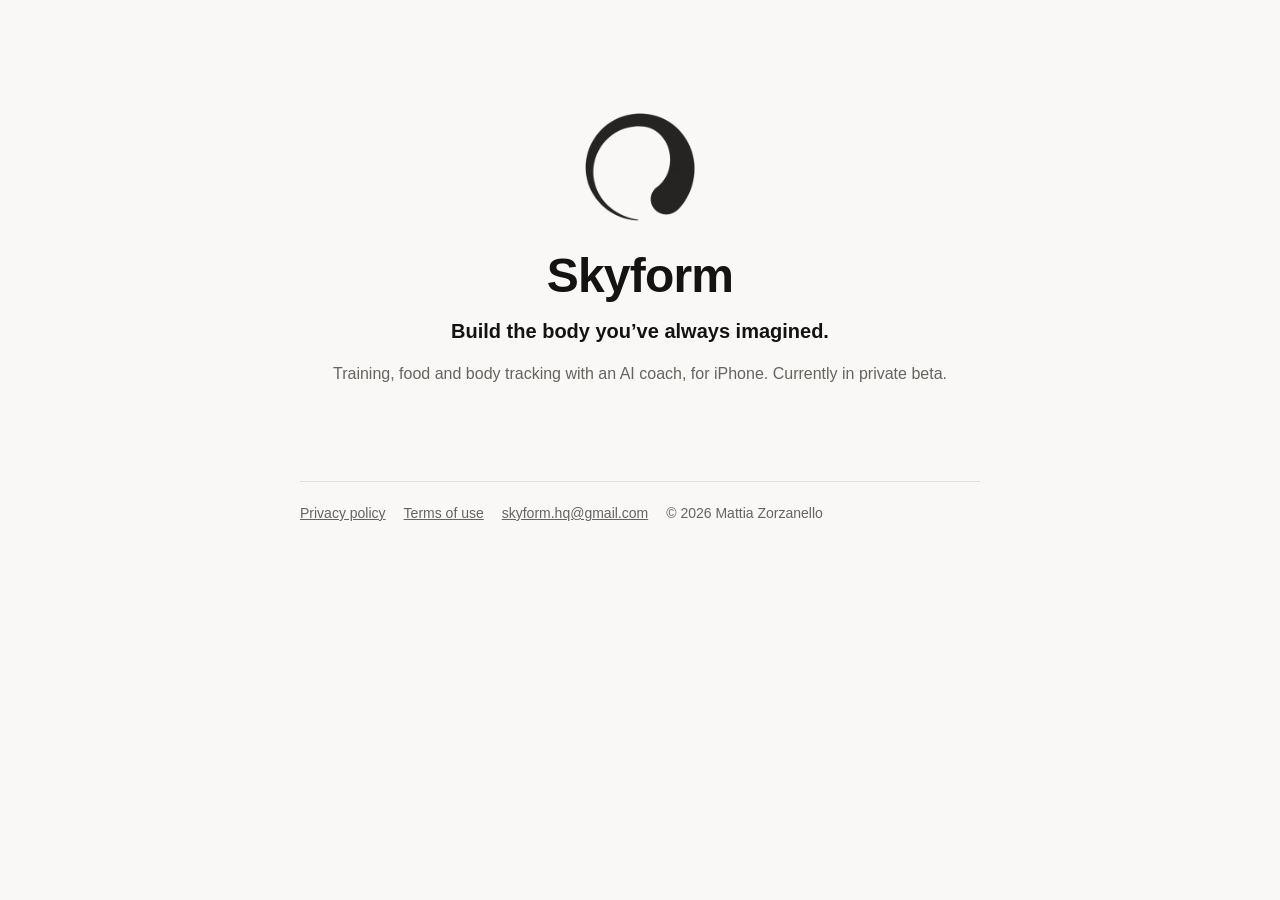
<file: index.html>
<!doctype html>
<html lang="en">
<head>
<meta charset="utf-8">
<meta name="viewport" content="width=device-width, initial-scale=1">
<title>Skyform</title>
<meta name="description" content="Skyform: build the body you've always imagined. Training, food and body tracking with an AI coach.">
<link rel="icon" href="/logo.png">
<link rel="stylesheet" href="/style.css">
</head>
<body>
<div class="wrap">
  <main class="hero">
    <span class="logo" role="img" aria-label="Skyform logo"></span>
    <h1>Skyform</h1>
    <p>Build the body you’ve always imagined.</p>
    <p class="note">Training, food and body tracking with an AI coach, for iPhone. Currently in private beta.</p>
  </main>
  <footer class="site">
    <a href="/privacy/">Privacy policy</a>
    <a href="/terms/">Terms of use</a>
    <a href="mailto:skyform.hq@gmail.com">skyform.hq@gmail.com</a>
    <span>© 2026 Mattia Zorzanello</span>
  </footer>
</div>
</body>
</html>
</file>
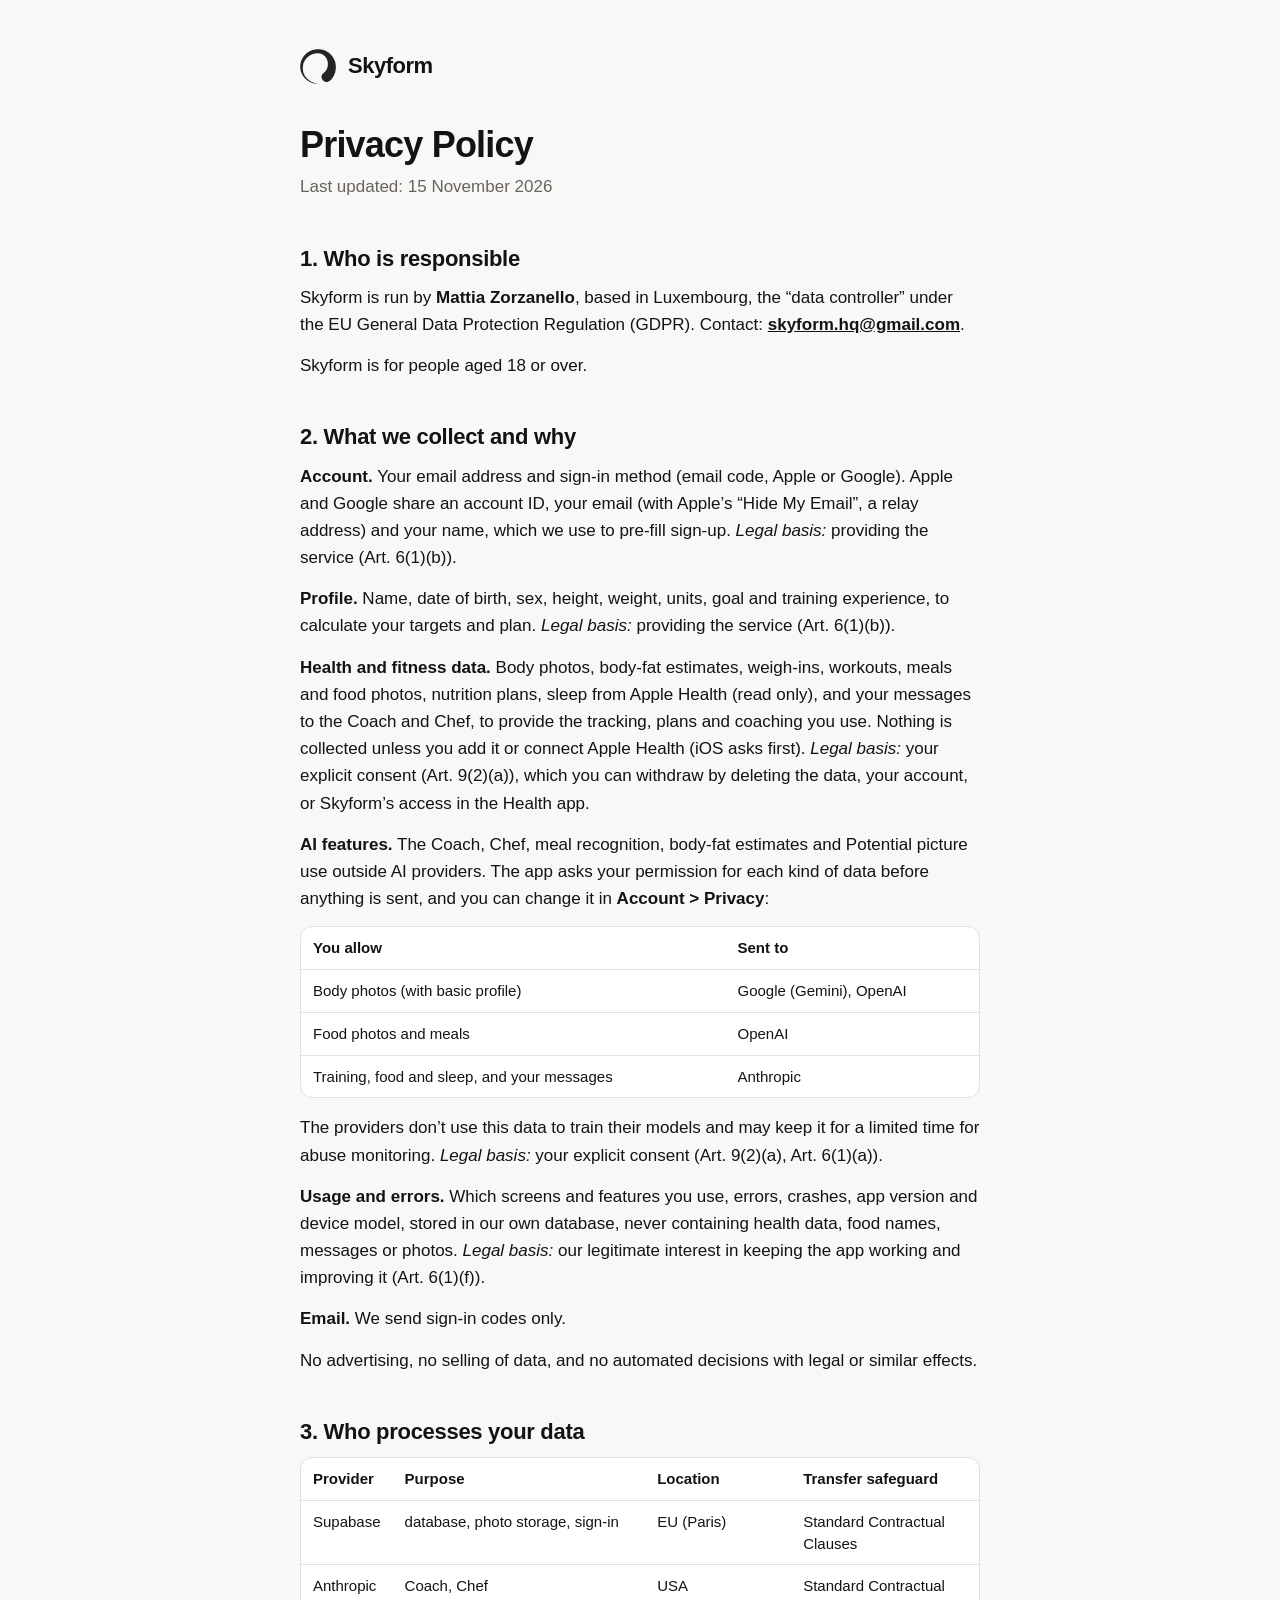
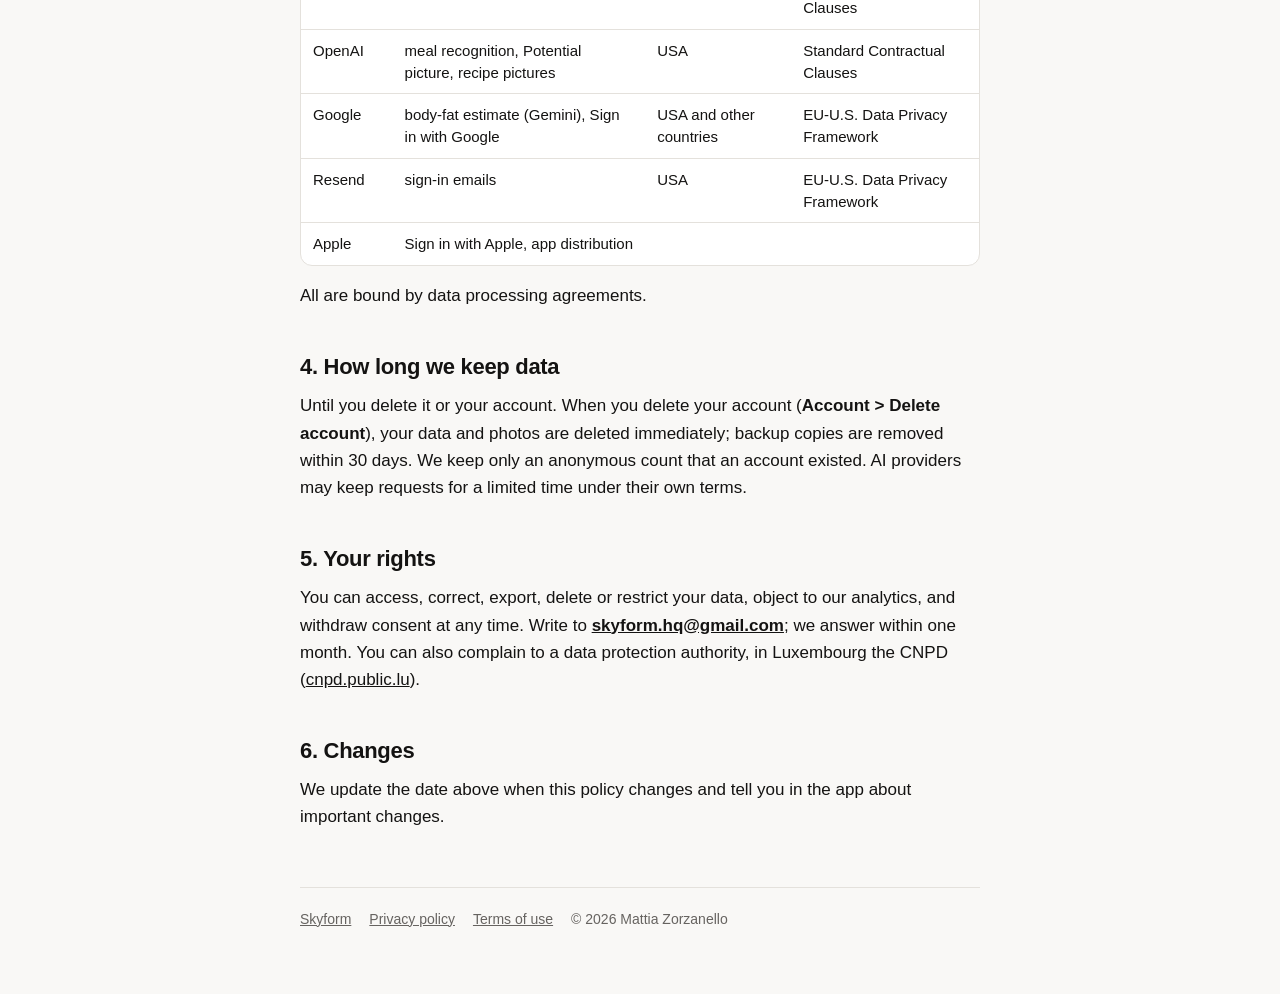
<file: privacy/index.html>
<!doctype html>
<html lang="en">
<head>
<meta charset="utf-8">
<meta name="viewport" content="width=device-width, initial-scale=1">
<title>Privacy Policy · Skyform</title>
<meta name="description" content="What personal data the Skyform app collects, why, who processes it, how long it is kept, and your rights.">
<link rel="icon" href="/logo.png">
<link rel="stylesheet" href="/style.css">
</head>
<body>
<div class="wrap">
<header class="site"><a href="/"><span class="logo" aria-hidden="true"></span><span class="name">Skyform</span></a></header>
<main>
<h1>Privacy Policy</h1>
<p class="muted">Last updated: 15 November 2026</p>

<h2>1. Who is responsible</h2>
<p>Skyform is run by <strong>Mattia Zorzanello</strong>, based in Luxembourg, the “data controller” under the EU General Data Protection Regulation (GDPR). Contact: <strong><a href="mailto:skyform.hq@gmail.com">skyform.hq@gmail.com</a></strong>.</p>
<p>Skyform is for people aged 18 or over.</p>
<h2>2. What we collect and why</h2>
<p><strong>Account.</strong> Your email address and sign-in method (email code, Apple or Google). Apple and Google share an account ID, your email (with Apple’s “Hide My Email”, a relay address) and your name, which we use to pre-fill sign-up. <em>Legal basis:</em> providing the service (Art. 6(1)(b)).</p>
<p><strong>Profile.</strong> Name, date of birth, sex, height, weight, units, goal and training experience, to calculate your targets and plan. <em>Legal basis:</em> providing the service (Art. 6(1)(b)).</p>
<p><strong>Health and fitness data.</strong> Body photos, body-fat estimates, weigh-ins, workouts, meals and food photos, nutrition plans, sleep from Apple Health (read only), and your messages to the Coach and Chef, to provide the tracking, plans and coaching you use. Nothing is collected unless you add it or connect Apple Health (iOS asks first). <em>Legal basis:</em> your explicit consent (Art. 9(2)(a)), which you can withdraw by deleting the data, your account, or Skyform’s access in the Health app.</p>
<p><strong>AI features.</strong> The Coach, Chef, meal recognition, body-fat estimates and Potential picture use outside AI providers. The app asks your permission for each kind of data before anything is sent, and you can change it in <strong>Account &gt; Privacy</strong>:</p>
<div class="table"><table><tr><th>You allow</th><th>Sent to</th></tr><tr><td>Body photos (with basic profile)</td><td>Google (Gemini), OpenAI</td></tr><tr><td>Food photos and meals</td><td>OpenAI</td></tr><tr><td>Training, food and sleep, and your messages</td><td>Anthropic</td></tr></table></div>
<p>The providers don’t use this data to train their models and may keep it for a limited time for abuse monitoring. <em>Legal basis:</em> your explicit consent (Art. 9(2)(a), Art. 6(1)(a)).</p>
<p><strong>Usage and errors.</strong> Which screens and features you use, errors, crashes, app version and device model, stored in our own database, never containing health data, food names, messages or photos. <em>Legal basis:</em> our legitimate interest in keeping the app working and improving it (Art. 6(1)(f)).</p>
<p><strong>Email.</strong> We send sign-in codes only.</p>
<p>No advertising, no selling of data, and no automated decisions with legal or similar effects.</p>
<h2>3. Who processes your data</h2>
<div class="table"><table><tr><th>Provider</th><th>Purpose</th><th>Location</th><th>Transfer safeguard</th></tr><tr><td>Supabase</td><td>database, photo storage, sign-in</td><td>EU (Paris)</td><td>Standard Contractual Clauses</td></tr><tr><td>Anthropic</td><td>Coach, Chef</td><td>USA</td><td>Standard Contractual Clauses</td></tr><tr><td>OpenAI</td><td>meal recognition, Potential picture, recipe pictures</td><td>USA</td><td>Standard Contractual Clauses</td></tr><tr><td>Google</td><td>body-fat estimate (Gemini), Sign in with Google</td><td>USA and other countries</td><td>EU-U.S. Data Privacy Framework</td></tr><tr><td>Resend</td><td>sign-in emails</td><td>USA</td><td>EU-U.S. Data Privacy Framework</td></tr><tr><td>Apple</td><td>Sign in with Apple, app distribution</td><td></td><td></td></tr></table></div>
<p>All are bound by data processing agreements.</p>
<h2>4. How long we keep data</h2>
<p>Until you delete it or your account. When you delete your account (<strong>Account &gt; Delete account</strong>), your data and photos are deleted immediately; backup copies are removed within 30 days. We keep only an anonymous count that an account existed. AI providers may keep requests for a limited time under their own terms.</p>
<h2>5. Your rights</h2>
<p>You can access, correct, export, delete or restrict your data, object to our analytics, and withdraw consent at any time. Write to <strong><a href="mailto:skyform.hq@gmail.com">skyform.hq@gmail.com</a></strong>; we answer within one month. You can also complain to a data protection authority, in Luxembourg the CNPD (<a href="https://cnpd.public.lu">cnpd.public.lu</a>).</p>
<h2>6. Changes</h2>
<p>We update the date above when this policy changes and tell you in the app about important changes.</p>
</main>
<footer class="site">
  <a href="/">Skyform</a>
  <a href="/privacy/">Privacy policy</a>
    <a href="/terms/">Terms of use</a>
  <span>© 2026 Mattia Zorzanello</span>
</footer>
</div>
</body>
</html>
</file>
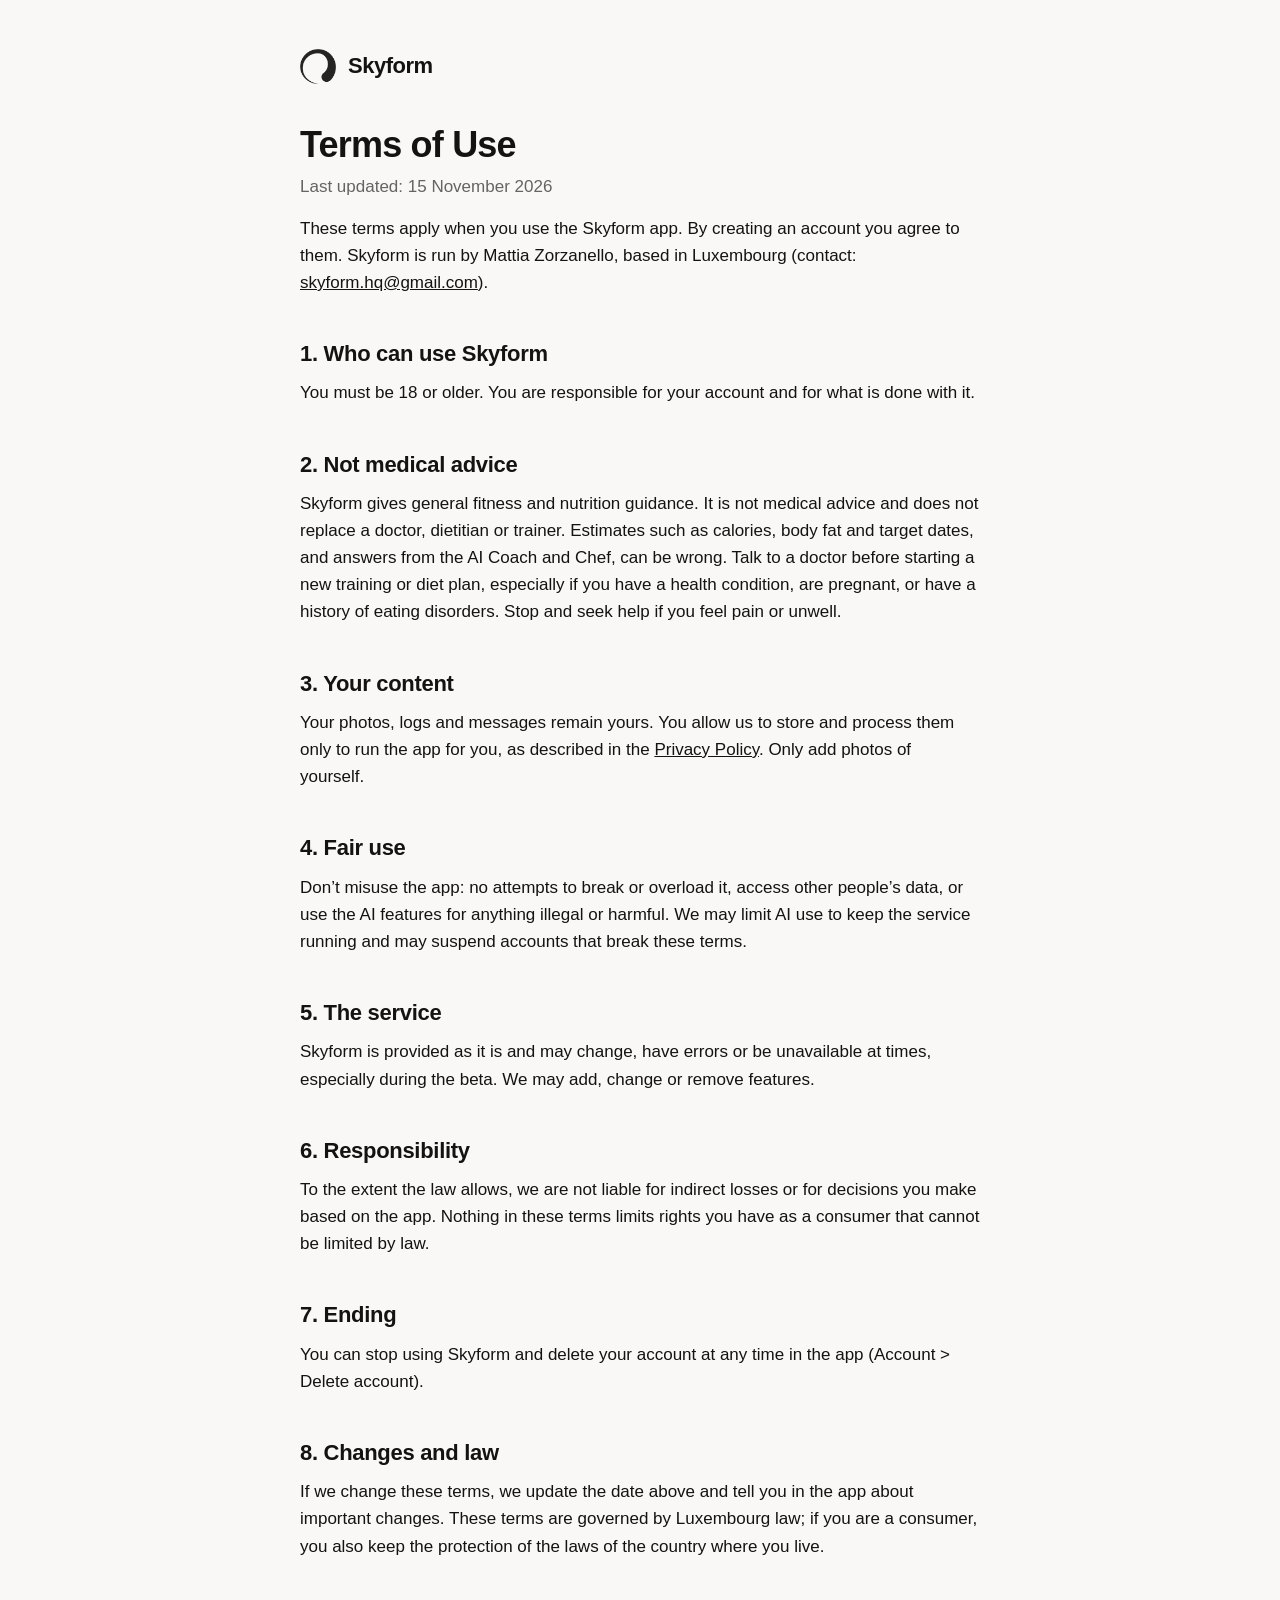
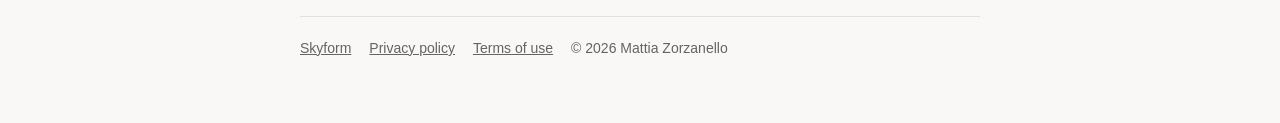
<file: terms/index.html>
<!doctype html>
<html lang="en">
<head>
<meta charset="utf-8">
<meta name="viewport" content="width=device-width, initial-scale=1">
<title>Terms of Use · Skyform</title>
<meta name="description" content="The terms for using the Skyform app.">
<link rel="icon" href="/logo.png">
<link rel="stylesheet" href="/style.css">
</head>
<body>
<div class="wrap">
<header class="site"><a href="/"><span class="logo" aria-hidden="true"></span><span class="name">Skyform</span></a></header>
<main>
<h1>Terms of Use</h1>
<p class="muted">Last updated: 15 November 2026</p>

<p>These terms apply when you use the Skyform app. By creating an account you agree to them. Skyform is run by Mattia Zorzanello, based in Luxembourg (contact: <a href="mailto:skyform.hq@gmail.com">skyform.hq@gmail.com</a>).</p>

<h2>1. Who can use Skyform</h2>
<p>You must be 18 or older. You are responsible for your account and for what is done with it.</p>

<h2>2. Not medical advice</h2>
<p>Skyform gives general fitness and nutrition guidance. It is not medical advice and does not replace a doctor, dietitian or trainer. Estimates such as calories, body fat and target dates, and answers from the AI Coach and Chef, can be wrong. Talk to a doctor before starting a new training or diet plan, especially if you have a health condition, are pregnant, or have a history of eating disorders. Stop and seek help if you feel pain or unwell.</p>

<h2>3. Your content</h2>
<p>Your photos, logs and messages remain yours. You allow us to store and process them only to run the app for you, as described in the <a href="/privacy/">Privacy Policy</a>. Only add photos of yourself.</p>

<h2>4. Fair use</h2>
<p>Don’t misuse the app: no attempts to break or overload it, access other people’s data, or use the AI features for anything illegal or harmful. We may limit AI use to keep the service running and may suspend accounts that break these terms.</p>

<h2>5. The service</h2>
<p>Skyform is provided as it is and may change, have errors or be unavailable at times, especially during the beta. We may add, change or remove features.</p>

<h2>6. Responsibility</h2>
<p>To the extent the law allows, we are not liable for indirect losses or for decisions you make based on the app. Nothing in these terms limits rights you have as a consumer that cannot be limited by law.</p>

<h2>7. Ending</h2>
<p>You can stop using Skyform and delete your account at any time in the app (Account &gt; Delete account).</p>

<h2>8. Changes and law</h2>
<p>If we change these terms, we update the date above and tell you in the app about important changes. These terms are governed by Luxembourg law; if you are a consumer, you also keep the protection of the laws of the country where you live.</p>
</main>
<footer class="site">
  <a href="/">Skyform</a>
  <a href="/privacy/">Privacy policy</a>
  <a href="/terms/">Terms of use</a>
  <span>© 2026 Mattia Zorzanello</span>
</footer>
</div>
</body>
</html>
</file>
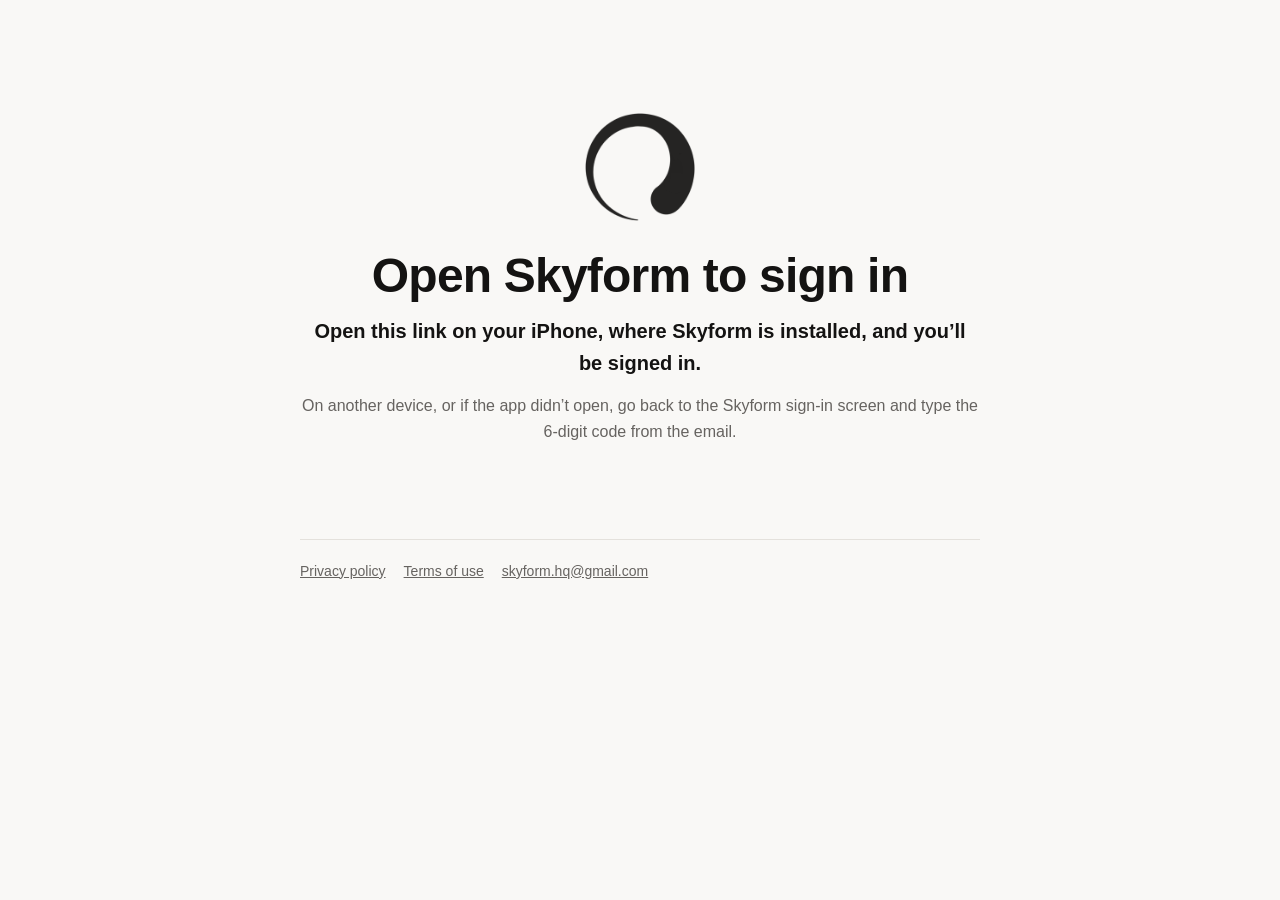
<file: auth/confirm/index.html>
<!doctype html>
<html lang="en">
<head>
<meta charset="utf-8">
<meta name="viewport" content="width=device-width, initial-scale=1">
<meta name="robots" content="noindex">
<title>Sign in · Skyform</title>
<link rel="icon" href="/logo.png">
<link rel="stylesheet" href="/style.css">
</head>
<body>
<div class="wrap">
  <main class="hero">
    <span class="logo" role="img" aria-label="Skyform logo"></span>
    <h1>Open Skyform to sign in</h1>
    <p>Open this link on your iPhone, where Skyform is installed, and you’ll be signed in.</p>
    <p class="note">On another device, or if the app didn’t open, go back to the Skyform sign-in screen and type the 6-digit code from the email.</p>
  </main>
  <footer class="site">
    <a href="/privacy/">Privacy policy</a>
    <a href="/terms/">Terms of use</a>
    <a href="mailto:skyform.hq@gmail.com">skyform.hq@gmail.com</a>
  </footer>
</div>
</body>
</html>
</file>
<file: style.css>
:root {
  --bg: #f9f8f6;
  --text: #141312;
  --muted: #666360;
  --line: #e4e1dc;
  --card: #ffffff;
}
@media (prefers-color-scheme: dark) {
  :root {
    --bg: #121110;
    --text: #f2f0ec;
    --muted: #a19d97;
    --line: #2c2a27;
    --card: #1b1a18;
  }
}
* { box-sizing: border-box; }
html { -webkit-text-size-adjust: 100%; }
body {
  margin: 0;
  background: var(--bg);
  color: var(--text);
  font: 17px/1.6 -apple-system, BlinkMacSystemFont, "Segoe UI", Roboto, Helvetica, Arial, sans-serif;
}
a { color: inherit; }
.wrap { max-width: 720px; margin: 0 auto; padding: 48px 20px 64px; }
header.site { display: flex; align-items: center; gap: 12px; margin-bottom: 40px; }
header.site a { display: flex; align-items: center; gap: 12px; text-decoration: none; }
header.site .logo { width: 36px; height: 36px; }
header.site .name { font-weight: 800; font-size: 22px; letter-spacing: -0.5px; }
h1 { font-size: 36px; line-height: 1.15; letter-spacing: -0.8px; margin: 0 0 8px; }
h2 { font-size: 22px; margin: 40px 0 8px; letter-spacing: -0.3px; }
h3 { font-size: 18px; margin: 28px 0 6px; }
p, ul { margin: 0 0 14px; }
ul { padding-left: 22px; }
li { margin-bottom: 6px; }
.muted { color: var(--muted); }
.table { overflow-x: auto; margin: 0 0 16px; border: 1px solid var(--line); border-radius: 12px; background: var(--card); }
table { border-collapse: collapse; width: 100%; font-size: 15px; line-height: 1.45; }
th, td { text-align: left; vertical-align: top; padding: 10px 12px; border-bottom: 1px solid var(--line); }
tr:last-child td { border-bottom: 0; }
th { font-weight: 600; }
footer.site { margin-top: 56px; padding-top: 20px; border-top: 1px solid var(--line); font-size: 14px; color: var(--muted); display: flex; gap: 18px; flex-wrap: wrap; }
/* Home */
.hero { text-align: center; padding: 64px 0 24px; }
.hero .logo { width: 110px; height: 110px; }
.hero h1 { font-size: 48px; margin-top: 18px; }
.hero p { font-size: 20px; font-weight: 600; margin-top: 12px; }
.hero .note { font-size: 16px; font-weight: 400; color: var(--muted); }
/* The logo is drawn from its shape (like the app's template image), so it is black on light and white on dark. */
.logo { display: inline-block; background-color: var(--text); -webkit-mask: url(/logo.png) center / contain no-repeat; mask: url(/logo.png) center / contain no-repeat; }
</file>
